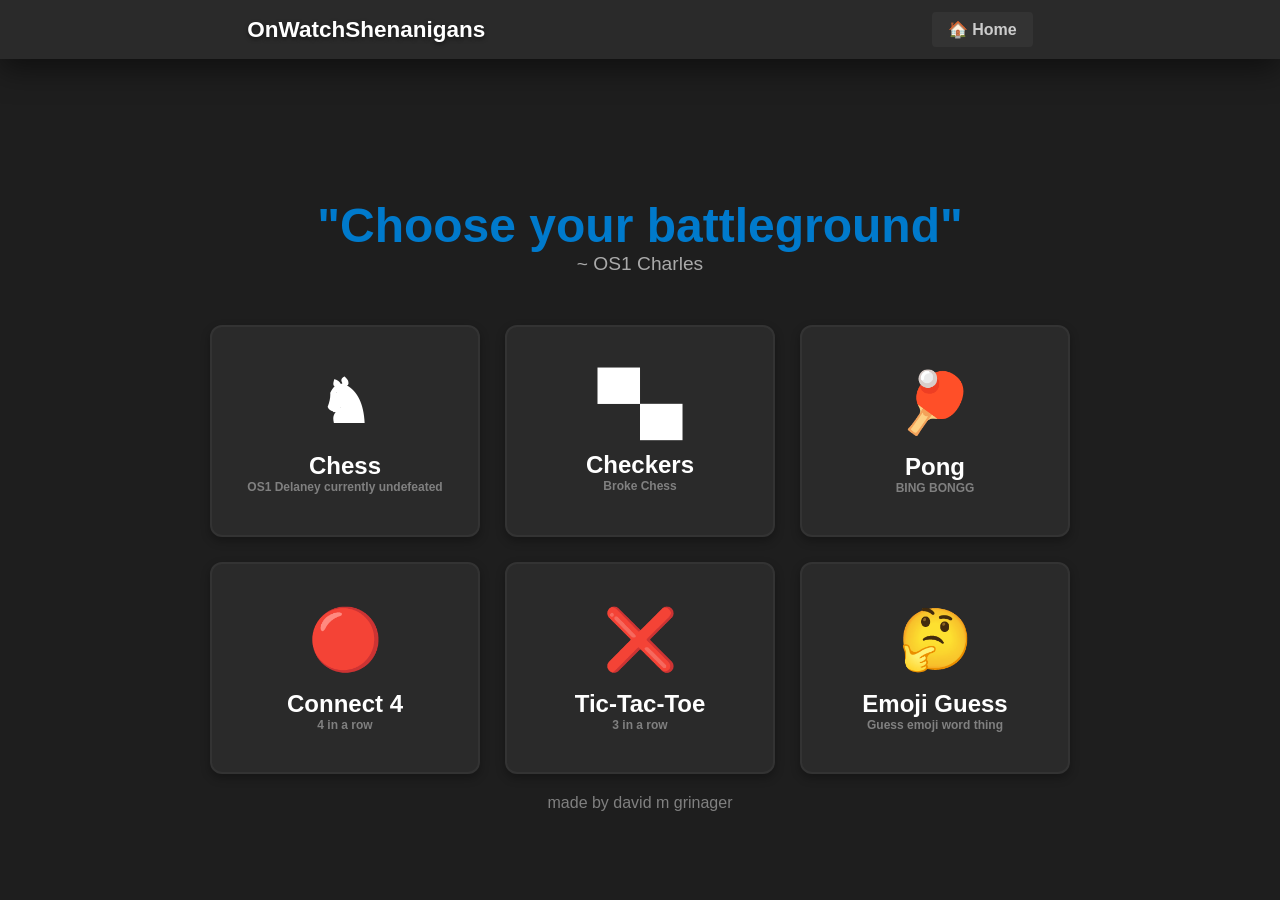
<file: index.html>
<!DOCTYPE html>
<html lang="en">
<head>
  <meta charset="UTF-8">
  <title>OWS - Home</title>
  <link rel="stylesheet" href="style.css">
  
  <style>
    /* Specific styles for the game selection grid */
    .directory-wrapper {
      display: flex;
      flex-direction: column;
      align-items: center;
      width: 100%;
      height: 100%;
      padding-top: 40px;
    }

    .directory-grid {
      display: grid;
      grid-template-columns: repeat(auto-fit, minmax(220px, 1fr));
      gap: 25px;
      width: 100%;
      max-width: 900px;
      margin-top: 30px;
      padding: 20px;
    }

    .game-card {
      background: var(--bg-panel);
      border: 2px solid var(--bg-component);
      border-radius: 12px;
      padding: 40px 20px;
      text-align: center;
      text-decoration: none;
      color: var(--text-main);
      font-weight: bold;
      font-size: 1.5em;
      transition: transform 0.2s ease, box-shadow 0.2s ease, border-color 0.2s ease;
      box-shadow: var(--shadow-subtle);
    }

.game-card p{
	      font-size: .5em;
	color: grey;

}

    .game-card:hover {
      transform: translateY(-8px);
      box-shadow: var(--shadow-main);
      border-color: var(--primary-color);
      background: var(--bg-component);
    }

    .card-icon {
      font-size: 2.5em;
      margin-bottom: 15px;
      display: block;
    }

footer {
	color: grey
}
  </style>
</head>
<body>
  <script src="nav.js"></script>
  <div id="nav-placeholder"></div>
  <div class="directory-wrapper">
        <div style="text-align: center;">
            <h1 style="font-size: 3em; color: var(--primary-color);">"Choose your battleground"</h1>
            <p style="color: var(--text-muted); font-size: 1.2em;">~ OS1 Charles</p>
        </div>

        <!-- The Grid of Games -->
        <div class="directory-grid">
            <a href="chess.html" class="game-card">
                <span class="card-icon">♞</span>
                Chess
		<p>OS1 Delaney currently undefeated</p>
            </a>
            <a href="checkers.html" class="game-card">
                <span class="card-icon">▀▄</span>
                Checkers
		<p>Broke Chess</p>
            </a>
            <a href="pong.html" class="game-card">
                <span class="card-icon">🏓</span>
                Pong
		<p>BING BONGG</p>
            </a>
            <a href="connect-four.html" class="game-card">
                <span class="card-icon">🔴</span>
                Connect 4
		<p>4 in a row</p>
            </a>
            <a href="tictactoe.html" class="game-card">
                <span class="card-icon">❌</span>
                Tic-Tac-Toe
		<p>3 in a row</p>
            </a>
            <a href="emoji.html" class="game-card">
                <span class="card-icon">🤔</span>
                Emoji Guess
		<p>Guess emoji word thing</p>
            </a>
        </div>
    </div>
	<footer>made by david m grinager</footer>
</body>
</html>
</file>
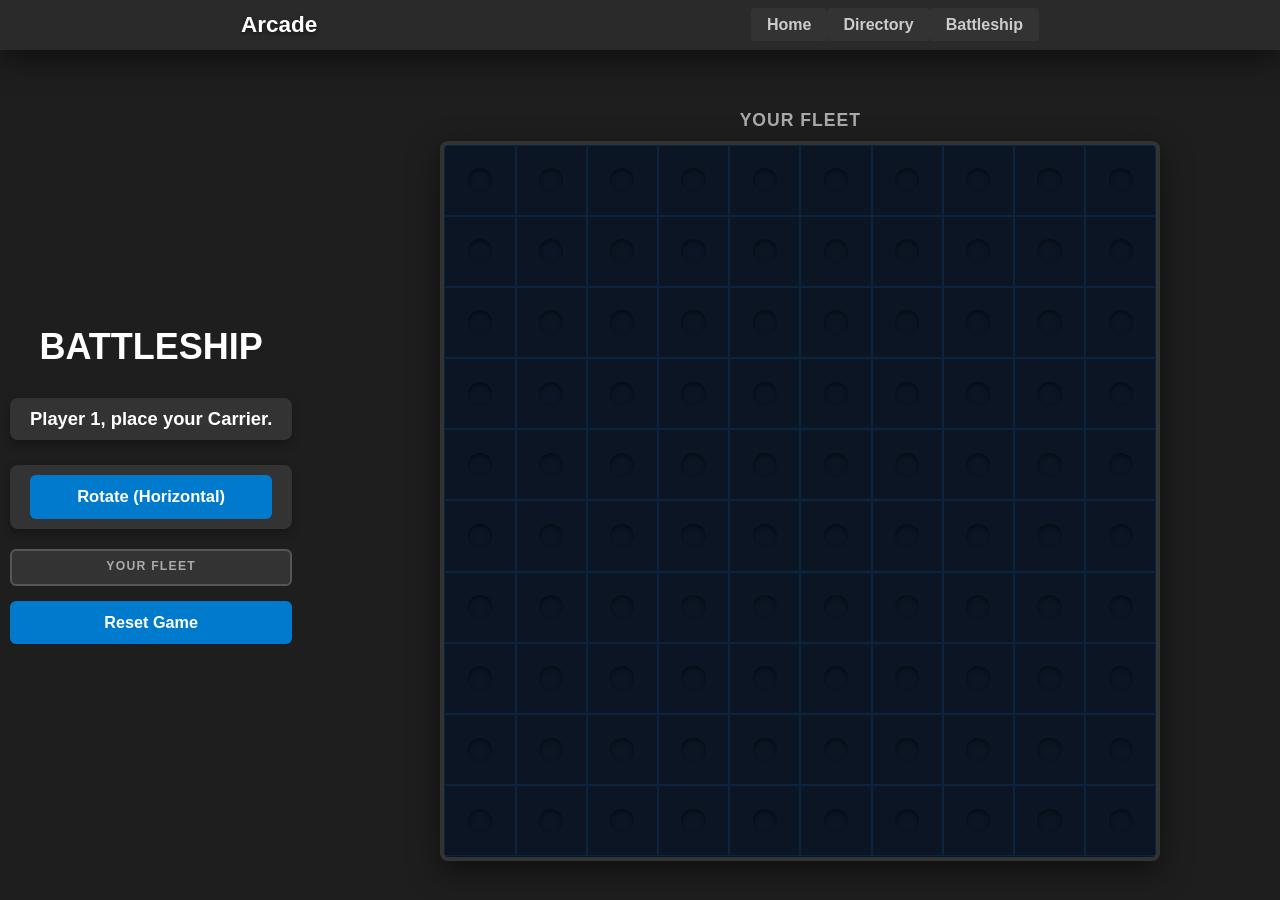
<file: battleship.html>
<!DOCTYPE html>
<html lang="en">
<head>
  <meta charset="UTF-8">
  <title>Battleship - OnWatchShenanigans</title>
  <link rel="stylesheet" href="style.css">
  <script src="https://code.jquery.com/jquery-3.6.0.min.js"></script>

  <style>
    /* All styles are the same as the last version, the fix is in the JavaScript. */
    .game-boards-container { display: flex; flex-direction: column; align-items: center; gap: 20px; width: 100%; }
    .game-boards { display: flex; gap: 30px; justify-content: center; width: 100%; }
    .bs-board-wrapper { display: flex; flex-direction: column; align-items: center; }
    .bs-board-wrapper h3 { margin-bottom: 10px; font-size: 1.1em; letter-spacing: 1px; color: var(--text-muted); }
    .bs-grid { display: grid; grid-template-columns: repeat(10, 1fr); grid-template-rows: repeat(10, 1fr); border: 4px solid var(--bg-component); border-radius: 8px; box-shadow: var(--shadow-main); background-color: #0c1524; width: clamp(300px, 80vh, 70vw); aspect-ratio: 1 / 1; position: relative; }
    .bs-cell { border: 1px solid rgba(0, 122, 204, 0.15); display: flex; justify-content: center; align-items: center; position: relative; }
    .bs-peg { width: 35%; height: 35%; border-radius: 50%; background-color: transparent; transition: all 0.2s ease; box-shadow: inset 0 2px 4px rgba(0,0,0,0.5); }
    .bs-ship .bs-peg { background-color: #8e9eab; box-shadow: 0 0 10px rgba(142, 158, 171, 0.5), inset 0 -3px 5px rgba(0,0,0,0.4); width: 45%; height: 45%; }
    .bs-hit .bs-peg { background-color: #ff4757; box-shadow: 0 0 15px #ff4757, inset 0 -3px 5px rgba(0,0,0,0.4); width: 45%; height: 45%; }
    .bs-miss .bs-peg { background-color: #4a5d6e; box-shadow: inset 0 2px 4px rgba(0,0,0,0.8); width: 20%; height: 20%; }
    .bs-sunk { background-color: rgba(127, 140, 141, 0.15); }
    .bs-sunk .bs-peg { background-color: #555; box-shadow: none; }
    #target-grid .bs-cell:hover { background-color: rgba(0, 122, 204, 0.25); cursor: crosshair; }
    .preview-valid { background-color: rgba(46, 204, 113, 0.1) !important; }
    .preview-valid .bs-peg { background-color: #2ecc71; box-shadow: 0 0 15px #2ecc71; width: 40%; height: 40%; }
    .preview-invalid { background-color: rgba(231, 76, 60, 0.1) !important; }
    .preview-invalid .bs-peg { background-color: #e74c3c; box-shadow: 0 0 15px #e74c3c; width: 40%; height: 40%; }
    #ghost-ship { position: absolute; border-radius: 5px; pointer-events: none; display: none; transition: all 0.05s linear; }
    .ghost-valid { background-color: rgba(46, 204, 113, 0.3); border: 1px solid #2ecc71; }
    .ghost-invalid { background-color: rgba(231, 76, 60, 0.3); border: 1px solid #e74c3c; }
    .fleet-status ul { list-style: none; padding-left: 0; }
    .fleet-status li { padding: 4px 0; color: var(--text-muted); transition: color 0.3s; font-size: 0.95em; }
    .fleet-status li.sunk { text-decoration: line-through; color: #555; }
    .fleet-status li.placing { color: var(--accent-orange); font-weight: bold; }
    #turn-overlay { position: fixed; top: 0; left: 0; width: 100vw; height: 100vh; background-color: rgba(12, 21, 36, 0.98); z-index: 2000; display: none; flex-direction: column; justify-content: center; align-items: center; text-align: center; backdrop-filter: blur(8px); }
    #turn-overlay h2 { font-size: 3.5em; text-transform: uppercase; color: var(--primary-color); text-shadow: 0 0 20px rgba(0, 122, 204, 0.4); }
    #turn-overlay p { font-size: 1.5em; color: var(--text-muted); margin-bottom: 30px; }
  </style>
</head>
<body>

  <!-- UI Structure is identical -->
  <div id="turn-overlay"><h2 id="overlay-player">PASS TO PLAYER 2</h2><p id="overlay-instruction">Opponent is setting up. Look away!</p><button id="overlay-button">I Am Ready</button></div>
  <div class="directory-tabs"><h1>Arcade</h1><div class="tabs"><a href="index.html">Home</a><a href="directory.html">Directory</a><a href="battleship.html">Battleship</a></div></div>
  <div class="split-layout">
    <div class="side-panel"><h1>BATTLESHIP</h1><div class="status-box" id="status">Player 1, place your Carrier.</div><div id="placement-controls" class="setup-box"><button id="rotate-button" style="width: 100%;">Rotate (Horizontal)</button></div><div id="fleet-trackers"><div class="timer fleet-status"><span class="timer-label">Your Fleet</span><ul id="player-fleet-status"></ul></div><div class="timer fleet-status" style="display:none;" id="enemy-fleet-container"><span class="timer-label">Enemy Fleet</span><ul id="enemy-fleet-status"></ul></div></div><button id="reset-button">Reset Game</button></div>
    <div class="game-boards-container"><div class="game-boards"><div class="bs-board-wrapper" id="player-board-container"><h3>YOUR FLEET</h3><div class="bs-grid" id="player-grid"><div id="ghost-ship"></div></div></div><div class="bs-board-wrapper" id="target-board-container" style="display:none;"><h3>TARGETING GRID</h3><div class="bs-grid" id="target-grid"></div></div></div></div>
  </div>

  <script>
    $(document).ready(function() {
        const GRID_SIZE = 10;
        const SHIPS_CONFIG = [ { name: "Carrier", size: 5 }, { name: "Battleship", size: 4 }, { name: "Cruiser", size: 3 }, { name: "Submarine", size: 3 }, { name: "Destroyer", size: 2 } ];
        let p1Board, p2Board, p1Ships, p2Ships, gameState, placementIndex, isHorizontal, lastHoveredCell = {r:0, c:0};
        
        function initializeGame() {
            p1Board = createGrid(); p2Board = createGrid();
            p1Ships = createShipObjects(); p2Ships = createShipObjects();
            gameState = 'P1_PLACE'; placementIndex = 0; isHorizontal = true;
            $('#status').text('Player 1, place your Carrier.');
            $('#rotate-button').text('Rotate (Horizontal)').show();
            $('#target-board-container, #enemy-fleet-container').hide();
            updateFleetStatusUI('player', p1Ships);
            drawGrid('player-grid', p1Board, true);
        }

        function createGrid() { return Array.from({ length: GRID_SIZE }, () => Array.from({ length: GRID_SIZE }, () => ({ shipId: null, hit: false }))); }
        function createShipObjects() { return SHIPS_CONFIG.map((ship, index) => ({ ...ship, id: index, sunk: false, placed: false, cells: [] })); }

        function drawGrid(gridId, boardData, showShips) {
            const $grid = $(`#${gridId}`).empty();
            // Re-add the ghost ship to the player grid after clearing it
            if (gridId === 'player-grid') $grid.append('<div id="ghost-ship"></div>');
            
            for (let r = 0; r < GRID_SIZE; r++) {
                for (let c = 0; c < GRID_SIZE; c++) {
                    const cellData = boardData[r][c];
                    const $cell = $('<div>').addClass('bs-cell').data({ r, c });
                    const $peg = $('<div>').addClass('bs-peg');
                    $cell.append($peg);
                    if (cellData.hit) { $cell.addClass(cellData.shipId !== null ? 'bs-hit' : 'bs-miss'); } 
                    else if (showShips && cellData.shipId !== null) { $cell.addClass('bs-ship'); }
                    $grid.append($cell);
                }
            }
        }
        
        function updateFleetStatusUI(listId, shipsData) { /* Logic remains the same */ }
        function showTurnOverlay(nextState) { /* Logic remains the same */ }
        function checkWinCondition() { /* Logic remains the same */ }

        $('#rotate-button').on('click', () => {
            isHorizontal = !isHorizontal;
            $('#rotate-button').text(`Rotate (${isHorizontal ? 'Horizontal' : 'Vertical'})`);
            $('#player-grid').trigger('mousemove'); 
        });

        // --- THE FIX: HYBRID GHOST SHIP + PEG HIGHLIGHTING ---
        $('#player-grid').on('mousemove', function(e) {
            if (!gameState.includes('PLACE')) return;

            // --- Ghost Ship Logic ---
            const $grid = $(this);
            const gridOffset = $grid.offset();
            const cellWidth = $grid.width() / GRID_SIZE;
            const cellHeight = $grid.height() / GRID_SIZE;
            const x = e.pageX - gridOffset.left;
            const y = e.pageY - gridOffset.top;
            const r = Math.floor(y / cellHeight);
            const c = Math.floor(x / cellWidth);
            
            // --- Peg Highlighting Logic ---
            $('.bs-cell').removeClass('preview-valid preview-invalid');
            
            const ship = SHIPS_CONFIG[placementIndex];
            const board = gameState === 'P1_PLACE' ? p1Board : p2Board;
            let isValid = true;
            let cellsToHighlight = [];

            for(let i=0; i < ship.size; i++){
                const curR = r + (isHorizontal ? 0 : i);
                const curC = c + (isHorizontal ? i : 0);
                if(curR >= GRID_SIZE || curC >= GRID_SIZE || board[curR][curC].shipId !== null) {
                    isValid = false;
                }
                cellsToHighlight.push({r: curR, c: curC});
            }
            
            // Apply highlighting to both ghost ship and pegs
            cellsToHighlight.forEach(cell => {
                if(cell.r < GRID_SIZE && cell.c < GRID_SIZE){
                    $(`#player-grid .bs-cell[data-r=${cell.r}][data-c=${cell.c}]`).addClass(isValid ? 'preview-valid' : 'preview-invalid');
                }
            });
            
            const $ghost = $('#ghost-ship');
            $ghost.css({
                display: 'block',
                width: cellWidth * (isHorizontal ? ship.size : 1) - 2,
                height: cellHeight * (isHorizontal ? 1 : ship.size) - 2,
                left: c * cellWidth + 1,
                top: r * cellHeight + 1
            }).removeClass('ghost-valid ghost-invalid').addClass(isValid ? 'ghost-valid' : 'ghost-invalid');

            lastHoveredCell = {r, c};

        }).on('mouseleave', function() {
            $('#ghost-ship').hide();
            $('.bs-cell').removeClass('preview-valid preview-invalid');
        });

        $('#player-grid').on('click', function() {
            if (!gameState.includes('PLACE') || $('#ghost-ship').hasClass('ghost-invalid')) return;
            
            const { r, c } = lastHoveredCell;
            const ship = SHIPS_CONFIG[placementIndex];
            const [board, shipsData] = gameState === 'P1_PLACE' ? [p1Board, p1Ships] : [p2Board, p2Ships];

            for(let i=0; i < ship.size; i++){
                const curR = r + (isHorizontal ? 0 : i);
                const curC = c + (isHorizontal ? i : 0);
                board[curR][curC].shipId = ship.id;
                shipsData[placementIndex].cells.push({r: curR, c: curC});
            }
            shipsData[placementIndex].placed = true;
            
            $('#ghost-ship').hide();
            drawGrid('player-grid', board, true);

            placementIndex++;
            updateFleetStatusUI('player', shipsData);

            if(placementIndex >= SHIPS_CONFIG.length){
                if(gameState === 'P1_PLACE') { showTurnOverlay('P2_PLACE'); } 
                else { $('#rotate-button').hide(); showTurnOverlay('P1_TURN'); }
            } else {
                 $('#status').text(`Player ${gameState.includes('P1') ? 1:2}, place your ${SHIPS_CONFIG[placementIndex].name}.`);
            }
        });
        
        $('#target-grid').on('click', '.bs-cell', function() { /* Logic remains the same */ });
        $('#reset-button').on('click', initializeGame);

        initializeGame();
    });
  </script>
</body>
</html>
</file>
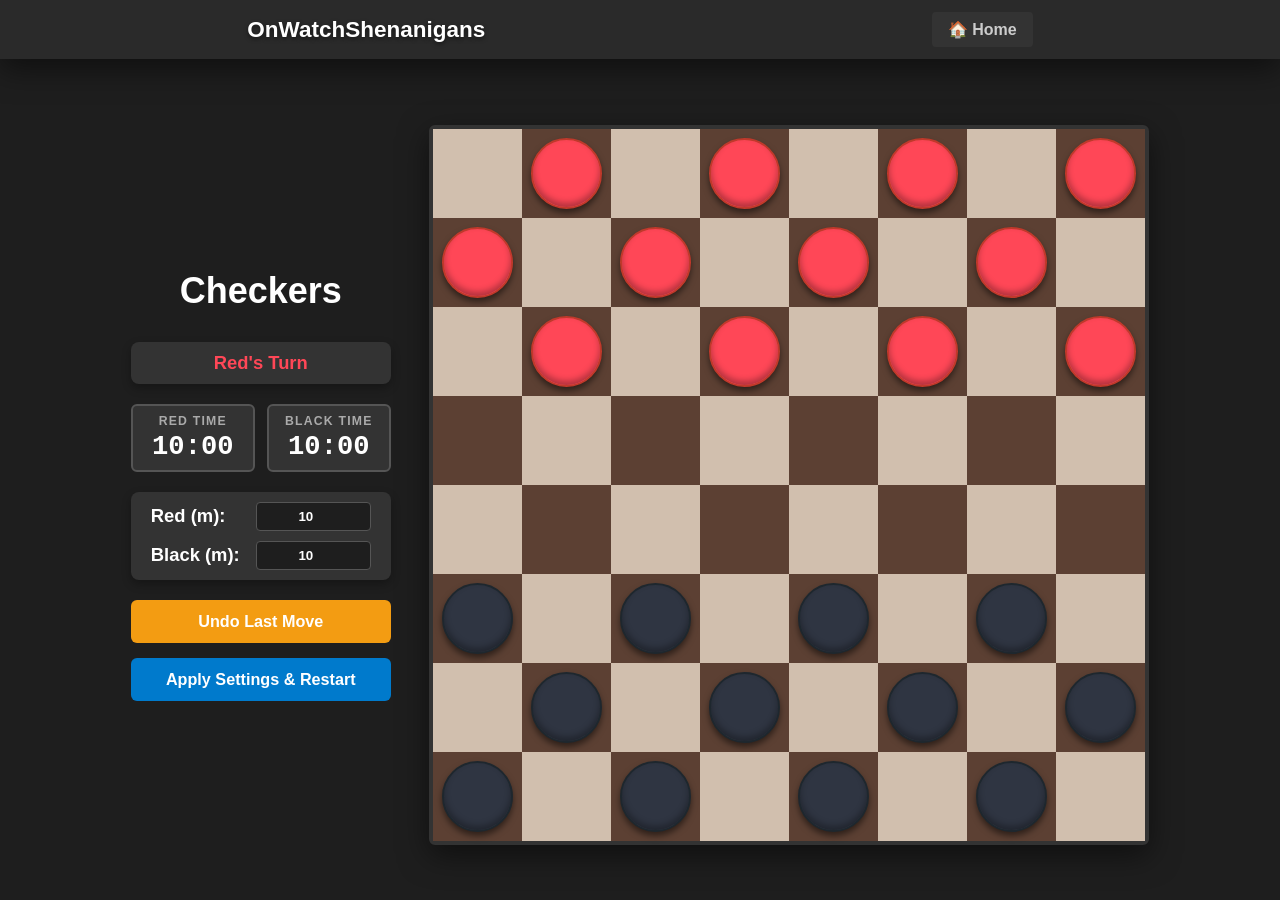
<file: checkers.html>
<!DOCTYPE html>
<html lang="en">
<head>
  <meta charset="UTF-8">
  <title>OWS - Checkers</title>
  <link rel="stylesheet" href="style.css">
  <script src="https://code.jquery.com/jquery-3.6.0.min.js"></script>

  <style>
    /* Specific styles for the Checkers grid */
    .checkers-board {
      display: grid;
      grid-template-columns: repeat(8, 1fr);
      grid-template-rows: repeat(8, 1fr);
      
      border: 4px solid var(--bg-component);
      border-radius: 6px;
      box-shadow: var(--shadow-main);
      
      width: clamp(300px, 80vh, 70vw);
      aspect-ratio: 1 / 1; 
      background-color: #e0d0b0; 
    }

    .chk-square {
      display: flex;
      justify-content: center;
      align-items: center;
      width: 100%;
      height: 100%;
      position: relative;
    }

    .chk-dark { background-color: #5c4033; }
    .chk-light { background-color: #d1bfae; }

    .chk-highlight {
      background-color: rgba(46, 204, 113, 0.6) !important;
      cursor: pointer;
    }
    
    .chk-highlight::after {
      content: '';
      width: 25%;
      height: 25%;
      background: rgba(0,0,0,0.3);
      border-radius: 50%;
    }

    .chk-piece {
      width: 80%;
      height: 80%;
      border-radius: 50%;
      cursor: pointer;
      box-shadow: 0 4px 6px rgba(0,0,0,0.5), inset 0 -4px 6px rgba(0,0,0,0.3);
      transition: transform 0.1s ease, box-shadow 0.1s ease;
      display: flex;
      justify-content: center;
      align-items: center;
      font-size: clamp(1em, 4vmin, 2.5em);
      color: rgba(255,255,255,0.7);
    }

    .chk-piece.selected {
      transform: scale(1.1);
      box-shadow: 0 0 15px var(--primary-color), inset 0 -4px 6px rgba(0,0,0,0.3);
      border: 2px solid var(--primary-color);
    }

    .chk-red { background-color: #ff4757; border: 2px solid #c0392b; }
    .chk-black { background-color: #2f3542; border: 2px solid #1e272e; }
    .chk-king::after { content: '♔'; font-weight: bold; color: gold; }
  </style>
</head>
<body>

  <script src="nav.js"></script>
  <div id="nav-placeholder"></div>

  <div class="split-layout">
    <div class="side-panel">
      <h1>Checkers</h1>
      <div class="status-box" id="status" style="color: #ff4757;">Red's Turn</div>

      <div class="timers-container">
        <div id="redTimer" class="timer active-timer">
          <span class="timer-label">Red Time</span>
          <span class="time-text">10:00</span>
        </div>
        <div id="blackTimer" class="timer">
          <span class="timer-label">Black Time</span>
          <span class="time-text">10:00</span>
        </div>
      </div>

      <div class="setup-box">
        <div style="display:flex; justify-content:space-between; width:100%; align-items: center;">
          <label>Red (m): </label>
          <input type="number" id="redMins" value="10" min="0">
        </div>
        <div style="display:flex; justify-content:space-between; width:100%; align-items: center;">
          <label>Black (m): </label>
          <input type="number" id="blackMins" value="10" min="0">
        </div>
      </div>

      <button id="undoBtn">Undo Last Move</button>
      <button id="resetBtn">Apply Settings & Restart</button>
    </div>

    <div class="checkers-board" id="board"></div>
  </div>

  <script>
    // ==========================================
    // 1. GLOBAL VARIABLES & STATE
    // ==========================================
    const ROWS = 8;
    const COLS = 8;
    let boardState = []; 
    let currentPlayer = 'r'; 
    let selectedPiece = null; 
    let validMoves = []; 
    let history = []; 
    let isMultiJumping = false; // Tracks if a player is in the middle of a double-jump combo

    // Timers
    let redTimeLeft = 600;
    let blackTimeLeft = 600;
    let timerInterval = null;
    let gameActive = false;
    const $status = $('#status');

    // ==========================================
    // 2. TIMERS & UI
    // ==========================================
    function formatTime(seconds) {
      if (seconds <= 0) return "0:00";
      let m = Math.floor(seconds / 60);
      let s = seconds % 60;
      return m + ":" + (s < 10 ? "0" : "") + s;
    }

    function updateTimerUI() {
      $('#redTimer .time-text').text(redTimeLeft === 0 && parseInt($('#redMins').val()) === 0 ? "∞" : formatTime(redTimeLeft));
      $('#blackTimer .time-text').text(blackTimeLeft === 0 && parseInt($('#blackMins').val()) === 0 ? "∞" : formatTime(blackTimeLeft));
      
      if (gameActive) {
        if (currentPlayer === 'r') {
          $('#redTimer').addClass('active-timer');
          $('#blackTimer').removeClass('active-timer');
        } else {
          $('#blackTimer').addClass('active-timer');
          $('#redTimer').removeClass('active-timer');
        }
      } else {
        $('.timer').removeClass('active-timer');
      }
    }

    function startTimers() {
      if (timerInterval) clearInterval(timerInterval);
      timerInterval = setInterval(function() {
        if (!gameActive) {
          clearInterval(timerInterval);
          return;
        }
        if (currentPlayer === 'r' && redTimeLeft > 0) {
          redTimeLeft--;
          if (redTimeLeft <= 0) endGame('Black wins on time!');
        } else if (currentPlayer === 'b' && blackTimeLeft > 0) {
          blackTimeLeft--;
          if (blackTimeLeft <= 0) endGame('Red wins on time!');
        }
        updateTimerUI();
      }, 1000);
    }

    function endGame(msg) {
      gameActive = false;
      clearInterval(timerInterval);
      $('.timer').removeClass('active-timer');
      $status.text(msg);
      $status.css('color', 'var(--text-main)');
    }

    // ==========================================
    // 3. CHECKERS LOGIC
    // ==========================================
    function initBoard() {
      boardState = Array(ROWS).fill(null).map(() => Array(COLS).fill(null));
      
      for (let r = 0; r < 3; r++) {
        for (let c = 0; c < COLS; c++) {
          if ((r + c) % 2 === 1) boardState[r][c] = 'r';
        }
      }
      for (let r = 5; r < ROWS; r++) {
        for (let c = 0; c < COLS; c++) {
          if ((r + c) % 2 === 1) boardState[r][c] = 'b';
        }
      }
    }

    function renderBoard() {
      const boardEl = document.getElementById('board');
      boardEl.innerHTML = '';

      for (let r = 0; r < ROWS; r++) {
        for (let c = 0; c < COLS; c++) {
          let square = document.createElement('div');
          square.className = `chk-square ${(r + c) % 2 === 1 ? 'chk-dark' : 'chk-light'}`;
          square.dataset.r = r;
          square.dataset.c = c;

          let isHighlight = validMoves.find(m => m.r === r && m.c === c);
          if (isHighlight) {
            square.classList.add('chk-highlight');
            square.addEventListener('click', () => executeMove(isHighlight));
          } else {
            square.addEventListener('click', () => handleSquareClick(r, c));
          }

          let pieceVal = boardState[r][c];
          if (pieceVal) {
            let piece = document.createElement('div');
            piece.className = 'chk-piece';
            piece.classList.add(pieceVal.toLowerCase() === 'r' ? 'chk-red' : 'chk-black');
            if (pieceVal === 'R' || pieceVal === 'B') piece.classList.add('chk-king');
            
            if (selectedPiece && selectedPiece.r === r && selectedPiece.c === c) {
              piece.classList.add('selected');
            }
            square.appendChild(piece);
          }
          boardEl.appendChild(square);
        }
      }
    }

    function handleSquareClick(r, c) {
      if (!gameActive && history.length > 0) return;
      
      // If we are mid-combo, we are locked in and cannot select a different piece.
      if (isMultiJumping) return; 

      let pieceVal = boardState[r][c];
      
      if (pieceVal && pieceVal.toLowerCase() === currentPlayer) {
        selectedPiece = {r, c};
        validMoves = getValidMoves(r, c);
        renderBoard();
      } else {
        selectedPiece = null;
        validMoves = [];
        renderBoard();
      }
    }

    // Helper: Gets only JUMP moves for a specific piece
    function getJumps(r, c) {
      let jumps = [];
      let piece = boardState[r][c];
      let dirs = [];
      
      if (piece === 'r') dirs = [[1, -1], [1, 1]];
      else if (piece === 'b') dirs = [[-1, -1], [-1, 1]];
      else if (piece === 'R' || piece === 'B') dirs = [[1, -1], [1, 1], [-1, -1], [-1, 1]];

      dirs.forEach(d => {
        let nr = r + d[0], nc = c + d[1];
        let jr = r + d[0]*2, jc = c + d[1]*2;
        
        if (isOnBoard(jr, jc) && boardState[jr][jc] === null && 
            isOnBoard(nr, nc) && boardState[nr][nc] !== null && 
            boardState[nr][nc].toLowerCase() !== piece.toLowerCase()) {
          jumps.push({r: jr, c: jc, isJump: true, jumpR: nr, jumpC: nc});
        }
      });
      return jumps;
    }

    // Helper: Gets ALL moves (Jumps + Normal slides)
    function getValidMoves(r, c) {
      let moves = getJumps(r, c);
      let piece = boardState[r][c];
      let dirs = [];
      
      if (piece === 'r') dirs = [[1, -1], [1, 1]];
      else if (piece === 'b') dirs = [[-1, -1], [-1, 1]];
      else if (piece === 'R' || piece === 'B') dirs = [[1, -1], [1, 1], [-1, -1], [-1, 1]];

      dirs.forEach(d => {
        let nr = r + d[0], nc = c + d[1];
        if (isOnBoard(nr, nc) && boardState[nr][nc] === null) {
          moves.push({r: nr, c: nc, isJump: false});
        }
      });
      return moves;
    }

    function isOnBoard(r, c) {
      return r >= 0 && r < ROWS && c >= 0 && c < COLS;
    }

    function executeMove(move) {
      saveState();

      if (!gameActive) {
        gameActive = true;
        startTimers();
      }

      let piece = boardState[selectedPiece.r][selectedPiece.c];
      let promotedToKing = false;
      
      boardState[move.r][move.c] = piece;
      boardState[selectedPiece.r][selectedPiece.c] = null;

      if (move.isJump) {
        boardState[move.jumpR][move.jumpC] = null;
      }

      // Handle Promotion
      if (piece === 'r' && move.r === ROWS - 1) { boardState[move.r][move.c] = 'R'; promotedToKing = true; }
      if (piece === 'b' && move.r === 0) { boardState[move.r][move.c] = 'B'; promotedToKing = true; }

      let canDoubleJump = false;
      
      // If we just jumped, AND we didn't just get crowned, check for more jumps
      if (move.isJump && !promotedToKing) {
        let furtherJumps = getJumps(move.r, move.c);
        if (furtherJumps.length > 0) {
          canDoubleJump = true;
          isMultiJumping = true;
          selectedPiece = {r: move.r, c: move.c};
          validMoves = furtherJumps;
          $status.text("Double Jump Available!");
        }
      }

      // If combo is over, switch turns normally
      if (!canDoubleJump) {
        isMultiJumping = false;
        selectedPiece = null;
        validMoves = [];
        currentPlayer = currentPlayer === 'r' ? 'b' : 'r';
        
        $status.text(`${currentPlayer === 'r' ? 'Red' : 'Black'}'s Turn`);
        $status.css('color', currentPlayer === 'r' ? '#ff4757' : '#1e90ff');
      }

      updateTimerUI();
      renderBoard();
      checkWinCondition();
    }

    function checkWinCondition() {
      let redCount = 0, blackCount = 0;
      for (let r = 0; r < ROWS; r++) {
        for (let c = 0; c < COLS; c++) {
          if (boardState[r][c] !== null) {
            if (boardState[r][c].toLowerCase() === 'r') redCount++;
            if (boardState[r][c].toLowerCase() === 'b') blackCount++;
          }
        }
      }
      
      if (redCount === 0) endGame("Black Wins!");
      else if (blackCount === 0) endGame("Red Wins!");
    }

    // ==========================================
    // 4. UNDO & RESET
    // ==========================================
    function saveState() {
      history.push({
        board: JSON.parse(JSON.stringify(boardState)),
        player: currentPlayer,
        isMultiJumping: isMultiJumping,
        selectedPiece: selectedPiece ? {...selectedPiece} : null,
        validMoves: JSON.parse(JSON.stringify(validMoves))
      });
    }

    function undoMove() {
      if (history.length === 0) return;
      
      let prevState = history.pop();
      boardState = prevState.board;
      currentPlayer = prevState.player;
      isMultiJumping = prevState.isMultiJumping;
      selectedPiece = prevState.selectedPiece;
      validMoves = prevState.validMoves;
      
      if (history.length === 0) {
        gameActive = false;
      } else {
        gameActive = true;
        startTimers();
      }
      
      if (isMultiJumping) {
        $status.text("Double Jump Available!");
      } else {
        $status.text(`${currentPlayer === 'r' ? 'Red' : 'Black'}'s Turn`);
        $status.css('color', currentPlayer === 'r' ? '#ff4757' : '#1e90ff');
      }
      
      updateTimerUI();
      renderBoard();
    }

    function resetGame() {
      let rMins = parseInt($('#redMins').val()) || 0;
      let bMins = parseInt($('#blackMins').val()) || 0;
      redTimeLeft = rMins * 60;
      blackTimeLeft = bMins * 60;
      
      currentPlayer = 'r';
      gameActive = false;
      isMultiJumping = false;
      history = [];
      selectedPiece = null;
      validMoves = [];
      
      if (timerInterval) clearInterval(timerInterval);
      
      $status.text("Red's Turn");
      $status.css('color', '#ff4757');
      
      initBoard();
      renderBoard();
      updateTimerUI();
    }

    // Initialization
    resetGame();
    $('#resetBtn').on('click', resetGame);
    $('#undoBtn').on('click', undoMove);

  </script>
</body>
</html>
</file>
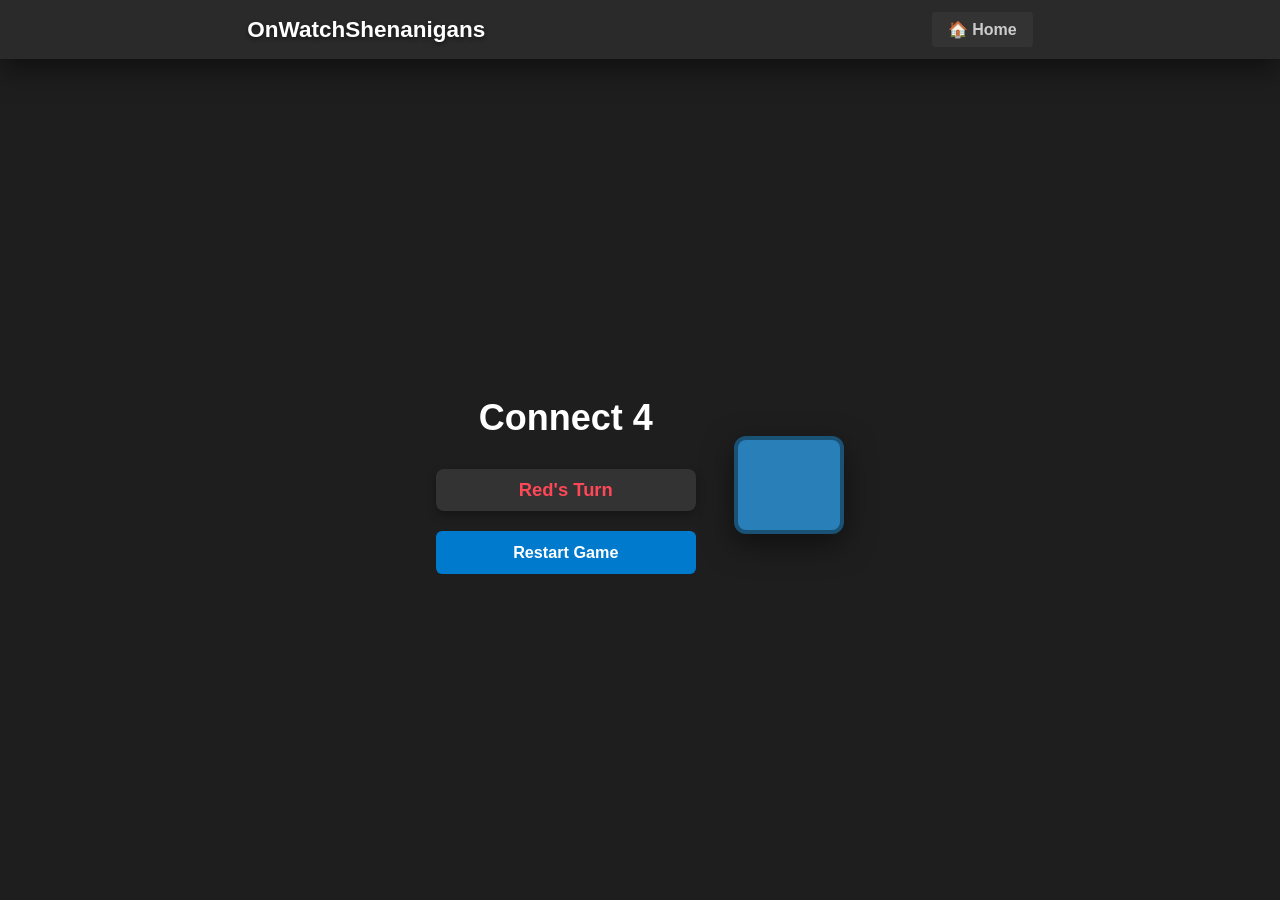
<file: connect-four.html>
<!DOCTYPE html>
<html lang="en">
<head>
  <meta charset="UTF-8">
  <title>OWS - Connect 4</title>
  <link rel="stylesheet" href="style.css">
  
  <style>
    /* Specific styles for the Connect 4 grid */
    .c4-board {
      display: grid;
      grid-template-columns: repeat(7, 1fr); /* 7 equal columns */
      gap: clamp(4px, 1.5vmin, 12px);
      
      background-color: #2980b9; 
      padding: clamp(8px, 2vmin, 15px);
      border-radius: 12px;
      box-shadow: var(--shadow-main);
      border: 4px solid #1a5276;
      
      /* 
        THE FIX: The board's height is now constrained by the parent container (.split-layout),
        which is already calculated to fit the screen. This allows the board to be as tall as possible.
        The aspect-ratio of the cells will handle the width automatically.
      */
      height: 100%;
      max-height: 85vh;
    }

    .c4-cell {
      aspect-ratio: 1 / 1; /* FORCES perfect circles */
      background-color: var(--bg-dark); /* Color of empty holes */
      border-radius: 50%;
      cursor: pointer;
      box-shadow: inset 0 5px 10px rgba(0,0,0,0.7);
      transition: opacity 0.2s ease;
    }

    .c4-cell:hover { 
      opacity: 0.7; 
    }

    /* Player Pieces */
    .c4-red { 
      background-color: #ff4757; 
      box-shadow: inset 0 -4px 10px rgba(0,0,0,0.4), 0 3px 5px rgba(0,0,0,0.5); 
    }
    .c4-yellow { 
      background-color: #f1c40f; 
      box-shadow: inset 0 -4px 10px rgba(0,0,0,0.4), 0 3px 5px rgba(0,0,0,0.5); 
    }
  </style>
</head>
<body>

  <script src="nav.js"></script>
  <div id="nav-placeholder"></div>

  <!-- Using the same split-layout as the chess page -->
  <div class="split-layout">
    
    <!-- LEFT SIDE: Controls -->
    <div class="side-panel">
      <h1>Connect 4</h1>
      
      <div class="status-box" id="status" style="color: #ff4757;">Red's Turn</div>

      <button onclick="resetGame()">Restart Game</button>
    </div>

    <!-- RIGHT SIDE: The Maximized Game Board -->
    <div class="c4-board" id="board">
        <!-- Cells are injected via JavaScript -->
    </div>

  </div>

  <script>
    const ROWS = 6;
    const COLS = 7;
    let currentPlayer = 'red';
    let boardState = [];
    let gameActive = true;

    const boardElement = document.getElementById('board');
    const statusElement = document.getElementById('status');

    function initBoard() {
      boardElement.innerHTML = '';
      boardState = Array(ROWS).fill(null).map(() => Array(COLS).fill(null));
      
      for (let r = 0; r < ROWS; r++) {
        for (let c = 0; c < COLS; c++) {
          const cell = document.createElement('div');
          cell.classList.add('c4-cell');
          cell.dataset.row = r;
          cell.dataset.col = c;
          cell.addEventListener('click', () => handleDrop(c));
          boardElement.appendChild(cell);
        }
      }
    }

    function handleDrop(col) {
      if (!gameActive) return;

      for (let r = ROWS - 1; r >= 0; r--) {
        if (!boardState[r][col]) {
          boardState[r][col] = currentPlayer;
          updateUI();
          
          if (checkWin(r, col)) {
            statusElement.innerText = `${currentPlayer === 'red' ? 'Red' : 'Yellow'} Wins!`;
            gameActive = false;
            return;
          }

          if (checkDraw()) {
            statusElement.innerText = "It's a Draw!";
            statusElement.style.color = "var(--text-main)";
            gameActive = false;
            return;
          }

          currentPlayer = currentPlayer === 'red' ? 'yellow' : 'red';
          statusElement.innerText = `${currentPlayer === 'red' ? 'Red' : 'Yellow'}'s Turn`;
          statusElement.style.color = currentPlayer === 'red' ? '#ff4757' : '#f1c40f';
          return;
        }
      }
    }

    function updateUI() {
      for (let r = 0; r < ROWS; r++) {
        for (let c = 0; c < COLS; c++) {
          const cell = document.querySelector(`.c4-cell[data-row='${r}'][data-col='${c}']`);
          cell.className = 'c4-cell';
          if (boardState[r][c]) {
            cell.classList.add(`c4-${boardState[r][c]}`);
          }
        }
      }
    }

    function checkWin(row, col) {
      const directions = [
        [ [0, -1], [0, 1] ],   // Horizontal
        [ [-1, 0], [1, 0] ],   // Vertical 
        [ [-1, -1], [1, 1] ],  // Diagonal \ 
        [ [-1, 1], [1, -1] ]   // Diagonal / 
      ];

      for (let dir of directions) {
        let count = 1;
        for (let step of dir) {
          let r = row + step[0];
          let c = col + step[1];
          while (r >= 0 && r < ROWS && c >= 0 && c < COLS && boardState[r][c] === currentPlayer) {
            count++;
            r += step[0];
            c += step[1];
          }
        }
        if (count >= 4) return true;
      }
      return false;
    }

    function checkDraw() {
      return boardState[0].every(cell => cell !== null);
    }

    function resetGame() {
      currentPlayer = 'red';
      gameActive = true;
      statusElement.innerText = "Red's Turn";
      statusElement.style.color = "#ff4757";
      initBoard();
    }

    initBoard();
  </script>
</body>
</html>
</file>
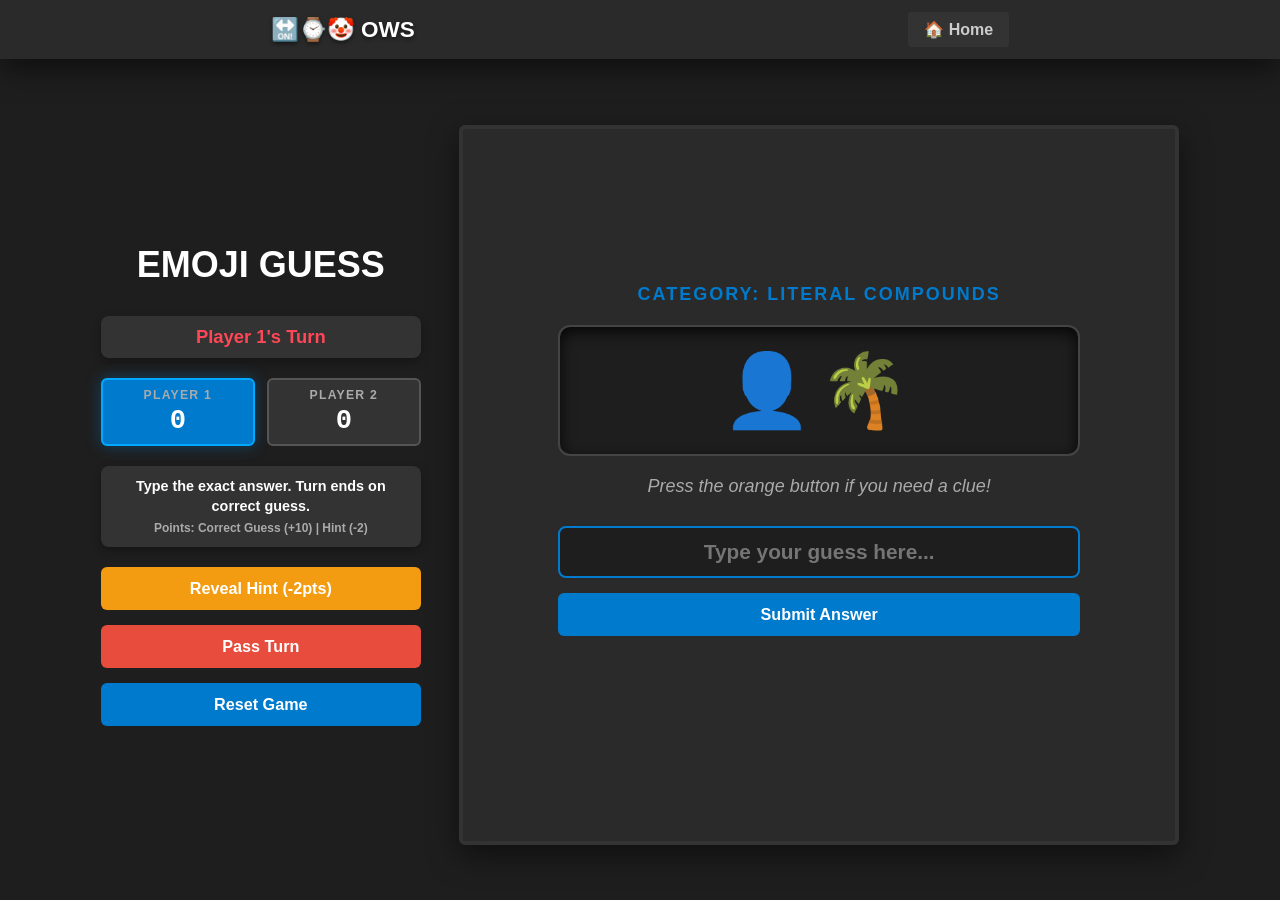
<file: emoji.html>
<!DOCTYPE html>
<html lang="en">
<head>
  <meta charset="UTF-8">
  <title>Emoji Guess</title>
  <link rel="stylesheet" href="style.css">
  <script src="https://code.jquery.com/jquery-3.6.0.min.js"></script>

  <style>
    /* Emoji Puzzle Board Styles */
    .emoji-board {
      display: flex;
      flex-direction: column;
      align-items: center;
      justify-content: center;
      background-color: var(--bg-panel);
      border: 4px solid var(--bg-component);
      border-radius: 6px;
      box-shadow: var(--shadow-main);
      padding: 30px;
      gap: 20px;
      width: clamp(300px, 80vh, 70vw);
      aspect-ratio: 1 / 1; 
    }
    .emoji-display {
      font-size: clamp(3em, 8vmin, 4.5em);
      background: var(--bg-dark);
      padding: 20px 40px;
      border-radius: 12px;
      box-shadow: inset 0 5px 15px rgba(0,0,0,0.8);
      border: 2px solid #444;
      text-align: center;
      letter-spacing: 0.1em;
      min-width: 80%;
      line-height: 1.2;
    }
    .guess-container {
      display: flex;
      flex-direction: column;
      gap: 15px;
      width: 80%;
      align-items: stretch;
    }
    .guess-input {
      background: var(--bg-dark);
      border: 2px solid #555;
      border-radius: 8px;
      padding: 12px;
      font-size: 1.3em;
      color: white;
      text-align: center;
      width: 100%;
      font-weight: bold;
      transition: border-color 0.2s;
    }
    .guess-input:focus {
      outline: none;
      border-color: var(--primary-color);
    }
    .category-tag {
      font-size: clamp(0.9em, 2vh, 1.2em);
      text-transform: uppercase;
      letter-spacing: 2px;
      color: var(--primary-color);
      font-weight: bold;
    }
    .hint-text {
      font-size: clamp(1em, 2vh, 1.3em);
      color: var(--text-muted);
      font-style: italic;
      height: 30px;
      text-align: center;
    }
    .revealed-answer {
      font-size: 1.2em;
      color: #2ecc71;
      font-weight: bold;
      text-transform: uppercase;
      letter-spacing: 1px;
      height: 30px;
    }
  </style>
</head>
<body>

  <!-- Top Navigation Bar -->
  <div class="directory-tabs" style="display: flex;">
    <h1>🔛⌚🤡 OWS</h1>
      <a href="index.html">🏠 Home</a>
  </div>

  <div class="split-layout">
    
    <!-- LEFT SIDE: Scores and Controls -->
    <div class="side-panel">
      <h1>EMOJI GUESS</h1>
      <div class="status-box" id="turnIndicator">Player 1's Turn</div>
      <div class="timers-container">
        <div class="timer" id="p1Score">
          <span class="timer-label">Player 1</span>
          <span class="time-text">0</span>
        </div>
        <div class="timer" id="p2Score">
          <span class="timer-label">Player 2</span>
          <span class="time-text">0</span>
        </div>
      </div>
      <div class="status-box" style="font-size: 0.9em; line-height: 1.4;">
        Type the exact answer. Turn ends on correct guess. <br>
        <small style="color:var(--text-muted);">Points: Correct Guess (+10) | Hint (-2)</small>
      </div>
      <button id="hintBtn" style="background-color: var(--accent-orange);">Reveal Hint (-2pts)</button>
      <button id="skipBtn" style="background-color: #e74c3c;">Pass Turn</button>
      <button id="resetBtn">Reset Game</button>
    </div>

    <!-- RIGHT SIDE: The Emoji Board -->
    <div class="emoji-board">
      <div class="category-tag" id="category">Category</div>
      <div class="emoji-display" id="emojis">👇🚀⚓</div>
      <div class="hint-text" id="hint">Press Hint to reveal a clue...</div>
      <div class="guess-container">
        <input type="text" class="guess-input" id="guessInput" placeholder="Type your guess here..." autocomplete="off">
        <button id="submitBtn" style="width: 100%;">Submit Answer</button>
      </div>
      <div class="revealed-answer" id="resultMessage"></div>
    </div>
  </div>

  <!-- Puzzle Database (Clever Wordplay & Phonetic Puns) -->
  <script id="puzzle-database">
    const puzzles = [
      // Phonetic Puns & Wordplay
      { emojis: "👁️❤️🐑", answer: "i love you", category: "Phonetic Puns" }, // Eye Love Ewe
      { emojis: "👕🦵", answer: "irony", category: "Phonetic Puns" }, // Iron Knee
      { emojis: "👟👯", answer: "soulmate", category: "Phonetic Puns" }, // Sole Mate
      { emojis: "🕳️🐄", answer: "holy cow", category: "Phonetic Puns" }, // Hole-y Cow
      { emojis: "🪄🐝", answer: "spelling bee", category: "Wordplay" }, // Spell Bee
      { emojis: "🚗🐾", answer: "carpet", category: "Compound Words" }, // Car Pet
      { emojis: "💧🍈", answer: "watermelon", category: "Compound Words" }, // Water Melon
      { emojis: "🎈🌽", answer: "popcorn", category: "Compound Words" }, // Pop Corn
      { emojis: "🌲🍎", answer: "pineapple", category: "Compound Words" }, // Pine Apple
      { emojis: "🍯🌙", answer: "honeymoon", category: "Compound Words" }, // Honey Moon
      { emojis: "🧈☕", answer: "buttercup", category: "Compound Words" }, // Butter Cup
      
      // Clever Compound Words (Literal Translations)
      { emojis: "🔥💼", answer: "fireworks", category: "Literal Compounds" }, // Fire Works
      { emojis: "⌚🐶", answer: "watchdog", category: "Literal Compounds" }, // Watch Dog
      { emojis: "💀〰️", answer: "deadline", category: "Literal Compounds" }, // Dead Line
      { emojis: "🧠🧼", answer: "brainwash", category: "Literal Compounds" }, // Brain Wash
      { emojis: "☀️💭", answer: "daydream", category: "Literal Compounds" }, // Day Dream
      { emojis: "🤢🍃", answer: "sick leave", category: "Literal Compounds" }, // Sick Leaf (Leave)
      { emojis: "🔙🎒", answer: "backpack", category: "Literal Compounds" }, // Back Pack
      { emojis: "❄️⚾", answer: "snowball", category: "Literal Compounds" }, // Snow Ball
      { emojis: "🗑️🍔", answer: "junk food", category: "Literal Compounds" }, // Junk Food
      { emojis: "🔪😂", answer: "killjoy", category: "Literal Compounds" }, // Kill Joy
      { emojis: "✊🚪😴", answer: "knockout", category: "Literal Compounds" }, // Knock Out
      { emojis: "🔁🕳️", answer: "loophole", category: "Literal Compounds" }, // Loop Hole
      { emojis: "🌃🧢", answer: "nightcap", category: "Literal Compounds" }, // Night Cap
      { emojis: "📄🔙", answer: "paperback", category: "Literal Compounds" }, // Paper Back
      { emojis: "📌👆", answer: "pinpoint", category: "Literal Compounds" }, // Pin Point
      { emojis: "🐷🐖", answer: "pigtail", category: "Literal Compounds" }, // Pig Tail
      { emojis: "🐚🐟", answer: "shellfish", category: "Literal Compounds" }, // Shell Fish
      { emojis: "🤏🗣️", answer: "small talk", category: "Literal Compounds" }, // Small Talk
      { emojis: "🧼🎶", answer: "soap opera", category: "Literal Compounds" }, // Soap Opera
      { emojis: "🔊🛤️", answer: "soundtrack", category: "Literal Compounds" }, // Sound Track
      { emojis: "🌱💔", answer: "spring break", category: "Literal Compounds" }, // Spring Break
      { emojis: "💧👕", answer: "water polo", category: "Literal Compounds" }, // Water Polo
      { emojis: "🧠🥶", answer: "brain freeze", category: "Literal Compounds" }, // Brain Freeze
      { emojis: "🥶🤷‍♀️", answer: "cold shoulder", category: "Literal Compounds" }, // Cold Shoulder
      { emojis: "🛋️🥔", answer: "couch potato", category: "Literal Compounds" }, // Couch Potato
      { emojis: "😭👶", answer: "cry baby", category: "Literal Compounds" }, // Cry Baby
      { emojis: "👂🐛", answer: "earworm", category: "Literal Compounds" }, // Ear Worm
      { emojis: "👁️👤", answer: "eye shadow", category: "Literal Compounds" }, // Eye Shadow
      { emojis: "👤🌴", answer: "face palm", category: "Literal Compounds" }, // Face Palm
      { emojis: "🇫🇷💋", answer: "french kiss", category: "Literal Compounds" }, // French Kiss
      { emojis: "👻🏙️", answer: "ghost town", category: "Literal Compounds" }, // Ghost Town
      { emojis: "🦆💥", answer: "goosebumps", category: "Literal Compounds" }, // Goose Bumps
      { emojis: "❤️🔨", answer: "heartbreak", category: "Literal Compounds" }, // Heart Break

      // Pop Culture & Celebrity Phonetics
      { emojis: "🍅🛳️", answer: "tom cruise", category: "Celebrity Puns" }, // Tom Cruise
      { emojis: "🐅🪵", answer: "tiger woods", category: "Celebrity Puns" }, // Tiger Woods
      { emojis: "🕵️‍♂️🐶", answer: "snoop dogg", category: "Celebrity Puns" }, // Snoop Dogg
      { emojis: "💇‍♂️🏺", answer: "harry potter", category: "Fictional Characters" }, // Hairy Potter
      { emojis: "🧲👨", answer: "iron man", category: "Fictional Characters" }, // Magnet (Iron) Man
      { emojis: "🦇👨", answer: "batman", category: "Fictional Characters" }, // Bat Man
      { emojis: "🕷️👨", answer: "spiderman", category: "Fictional Characters" }, // Spider Man
      { emojis: "🐜👨", answer: "ant man", category: "Fictional Characters" }, // Ant Man
      { emojis: "🌲🏃‍♂️", answer: "forrest gump", category: "Movies" }, // Forest Gump
      { emojis: "🥊♣️", answer: "fight club", category: "Movies" }, // Fight Club

      // Military & Nautical Puns
      { emojis: "🥪🌊", answer: "submarine", category: "Military Wordplay" }, // Sub Marine
      { emojis: "🥾⛺", answer: "boot camp", category: "Military Wordplay" }, // Boot Camp
      { emojis: "👀👨", answer: "seaman", category: "Military Wordplay" }, // See Man
      { emojis: "🧍‍♂️👋", answer: "standby", category: "Military Wordplay" }, // Stand By
      { emojis: "🪙👨‍🏫", answer: "quartermaster", category: "Military Wordplay" }, // Quarter Master
      { emojis: "🤝🔥", answer: "friendly fire", category: "Military Wordplay" }, // Friendly Fire
      { emojis: "✝️🔥", answer: "crossfire", category: "Military Wordplay" }, // Cross Fire
      { emojis: "🌊🍔", answer: "seafood", category: "Nautical Wordplay" }, // Sea Food
      { emojis: "🎫⚓", answer: "passport", category: "Nautical Wordplay" }, // Pass Port

      // More Clever Sayings
      { emojis: "⏰🪰", answer: "time flies", category: "Sayings" }, // Time Flies
      { emojis: "💧💀", answer: "drop dead", category: "Sayings" }, // Drop Dead
      { emojis: "🚗➡️", answer: "drive thru", category: "Sayings" }, // Drive Thru
      { emojis: "🧊🍦🥪", answer: "ice cream sandwich", category: "Food Wordplay" }, // Ice Cream Sandwich
      { emojis: "🔥🌬️🎈", answer: "hot air balloon", category: "Objects" }, // Hot Air Balloon
      { emojis: "🇫🇷🍟", answer: "french fry", category: "Food Wordplay" }, // French Fry
      { emojis: "🩸🗜️", answer: "blood pressure", category: "Medical Wordplay" }, // Blood Press(ure)
      { emojis: "🌬️🏭", answer: "windmill", category: "Objects" }, // Wind Mill
      { emojis: "🎡🪑", answer: "wheelchair", category: "Objects" }, // Wheel Chair
      { emojis: "💧🍂", answer: "waterfall", category: "Nature Wordplay" }, // Water Fall
      { emojis: "🦷🖌️", answer: "toothbrush", category: "Objects" }, // Tooth Brush
      { emojis: "🍵☕", answer: "teacup", category: "Objects" }, // Tea Cup
      { emojis: "👔💼", answer: "suitcase", category: "Objects" }, // Suit Case
      { emojis: "❄️👨", answer: "snowman", category: "Objects" }, // Snow Man
      { emojis: "🪶💡", answer: "lightbulb", category: "Objects" }, // Light Bulb
      { emojis: "🔑🛹", answer: "keyboard", category: "Objects" }, // Key Board
      { emojis: "🍮🐟", answer: "jellyfish", category: "Animals" }, // Jelly Fish
      { emojis: "💔🔥", answer: "heartburn", category: "Medical Wordplay" }, // Heart Burn
      { emojis: "🌍🫨", answer: "earthquake", category: "Nature Wordplay" }, // Earth Quake
      { emojis: "🦶🖨️", answer: "footprint", category: "Objects" }, // Foot Print
      { emojis: "⬇️📂", answer: "download", category: "Tech Wordplay" }, // Down Load
      { emojis: "❌🔤", answer: "crossword", category: "Games" }, // Cross Word
      { emojis: "🐂👁️", answer: "bullseye", category: "Sports/Games" }, // Bulls Eye
      { emojis: "🕸️💼", answer: "network", category: "Tech Wordplay" }, // Net Work
      { emojis: "🌙💡", answer: "moonlight", category: "Nature Wordplay" }, // Moon Light
      { emojis: "🏦💥", answer: "bankrupt", category: "Finance Wordplay" }, // Bank Rupt (Explosion)
      { emojis: "🌃🐎", answer: "nightmare", category: "Wordplay" }, // Night Mare
      { emojis: "🎶📦", answer: "jukebox", category: "Objects" }, // Music Box
      { emojis: "👂🧁", answer: "earmuff", category: "Objects" }, // Ear Muff
      { emojis: "👁️🍬", answer: "eye candy", category: "Sayings" }, // Eye Candy
      { emojis: "⚫✉️", answer: "blackmail", category: "Crimes" } // Black Mail
    ];
  </script>


  <script>
    // ==========================================
    // 2. GAME STATE
    // ==========================================
    let currentPuzzleIndex = 0;
    let shuffledPuzzles = [];
    let scores = { p1: 0, p2: 0 };
    let activePlayer = 'p1';
    let hintUsed = false;

    const $emojis = $('#emojis');
    const $category = $('#category');
    const $hint = $('#hint');
    const $guessInput = $('#guessInput');
    const $resultMessage = $('#resultMessage');
    const $turnIndicator = $('#turnIndicator');

    // ==========================================
    // 3. GAMEPLAY LOGIC
    // ==========================================
    function loadPuzzle() {
      hintUsed = false;
      $resultMessage.text('');
      $guessInput.val('').prop('disabled', false);
      $guessInput.focus();
      
      const p = shuffledPuzzles[currentPuzzleIndex];
      $emojis.text(p.emojis);
      $category.text(`Category: ${p.category}`);
      $hint.text('Press the orange button if you need a clue!');
      
      updateTurnIndicator();
    }

    function updateTurnIndicator() {
      const playerText = activePlayer === 'p1' ? "Player 1's Turn" : "Player 2's Turn";
      $turnIndicator.text(playerText);
      $turnIndicator.css('color', activePlayer === 'p1' ? '#ff4757' : '#1e90ff');
      
      if (activePlayer === 'p1') {
        $('#p1Score').addClass('active-timer');
        $('#p2Score').removeClass('active-timer');
      } else {
        $('#p2Score').addClass('active-timer');
        $('#p1Score').removeClass('active-timer');
      }
    }

    function checkAnswer() {
      const rawGuess = $guessInput.val().trim().toLowerCase();
      const correctAnswer = shuffledPuzzles[currentPuzzleIndex].answer.toLowerCase();

      if (rawGuess === correctAnswer) {
        const pointsEarned = hintUsed ? 8 : 10;
        scores[activePlayer] += pointsEarned;
        
        $('#p1Score .time-text').text(scores.p1);
        $('#p2Score .time-text').text(scores.p2);
        
        $resultMessage.css('color', '#2ecc71').text(`CORRECT! +${pointsEarned} Points`);
        $guessInput.prop('disabled', true);

        setTimeout(() => {
          nextPuzzle();
        }, 1500);
      } else {
        $resultMessage.css('color', '#ff4757').text('Try Again!');
        setTimeout(() => $resultMessage.text(''), 1000);
      }
    }

    function nextPuzzle() {
      currentPuzzleIndex++;
      if (currentPuzzleIndex >= shuffledPuzzles.length) {
          // End of the shuffled list, reshuffle and start over
          currentPuzzleIndex = 0;
          shufflePuzzles();
      }
      switchTurn();
      loadPuzzle();
    }

    function switchTurn() {
      activePlayer = activePlayer === 'p1' ? 'p2' : 'p1';
    }
    
    function shufflePuzzles() {
        // Fisher-Yates Shuffle Algorithm for true randomization
        shuffledPuzzles = [...puzzles];
        for (let i = shuffledPuzzles.length - 1; i > 0; i--) {
            const j = Math.floor(Math.random() * (i + 1));
            [shuffledPuzzles[i], shuffledPuzzles[j]] = [shuffledPuzzles[j], shuffledPuzzles[i]];
        }
    }

    // ==========================================
    // 4. ACTION CONTROLS & LISTENERS
    // ==========================================
    $('#submitBtn').on('click', checkAnswer);
    $guessInput.on('keypress', function(e) {
      if (e.which === 13) checkAnswer();
    });

    $('#hintBtn').on('click', function() {
      if (hintUsed) return;
      hintUsed = true;
      scores[activePlayer] -= 2; // Penalize for using hint
      $('#p1Score .time-text').text(scores.p1);
      $('#p2Score .time-text').text(scores.p2);
      
      const ans = shuffledPuzzles[currentPuzzleIndex].answer;
      const hiddenClue = ans.split(' ').map(word => {
        return word.charAt(0).toUpperCase() + "_ ".repeat(word.length - 1).trim();
      }).join('   ');
      
      $hint.html(`Clue: <strong style="color:var(--accent-orange);">${hiddenClue}</strong>`);
    });

    $('#skipBtn').on('click', function() {
        $resultMessage.css('color', '#f1c40f').text(`Answer: ${shuffledPuzzles[currentPuzzleIndex].answer}`);
        setTimeout(() => {
          nextPuzzle();
        }, 2000);
    });

    function resetGame() {
      shufflePuzzles();
      currentPuzzleIndex = 0;
      scores = { p1: 0, p2: 0 };
      activePlayer = 'p1';
      
      $('#p1Score .time-text').text(0);
      $('#p2Score .time-text').text(0);
      
      loadPuzzle();
    }

    $('#resetBtn').on('click', resetGame);

    // Initial Load
    resetGame();
  </script>
</body>
</html>
</file>
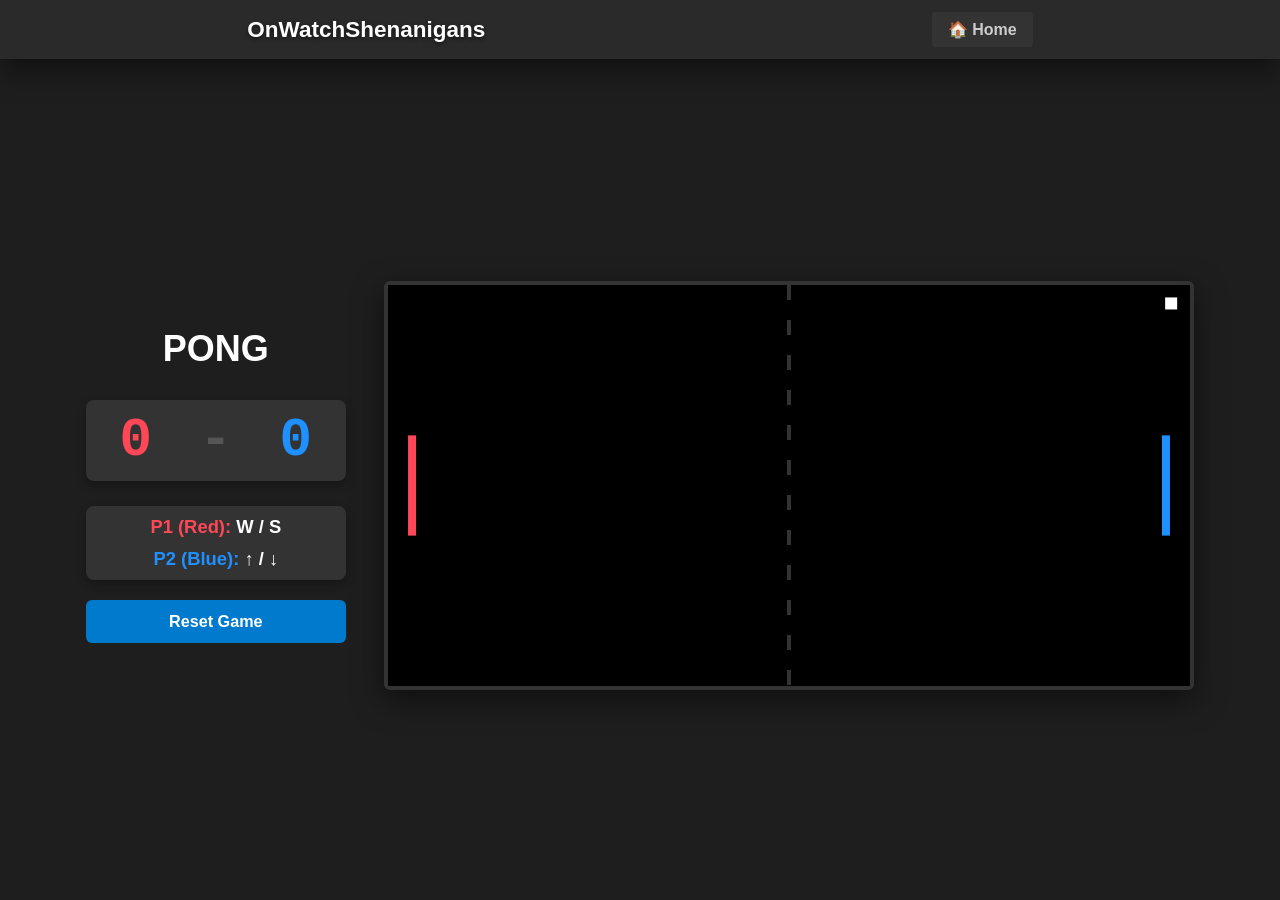
<file: pong.html>
<!DOCTYPE html>
<html lang="en">
<head>
  <meta charset="UTF-8">
  <title>OWS - Pong</title>
  <link rel="stylesheet" href="style.css">
  <script src="https://code.jquery.com/jquery-3.6.0.min.js"></script>

  <style>
    /* Scoreboard styling */
    .pong-scoreboard {
      display: flex;
      flex-direction: row;
      justify-content: space-around;
      font-family: 'Courier New', Courier, monospace;
      font-size: clamp(2em, 6vh, 4em);
      font-weight: bold;
      text-align: center;
      padding: 10px;
    }
    .p1-score { color: #ff4757; }
    .p2-score { color: #1e90ff; }

    /* 
      THE FIX: This container now exactly mimics the chess board's container.
      It will be a perfectly square area.
    */
    #pongCanvasContainer {
      display: flex;
      justify-content: center;
      align-items: center;
      overflow: hidden;
      padding: 0; /* Remove default padding */
    }

    /* 
      The canvas will now live inside the square container, but we force it
      into a 2:1 aspect ratio, which is standard for Pong.
    */
    #pongCanvas {
      background-color: #000;
      width: 100%;
      height: 100%;
      aspect-ratio: 2 / 1; /* Enforce a classic Pong table shape */
      max-width: 100%;
      max-height: 100%;
    }
  </style>
</head>
<body>

  <script src="nav.js"></script>
  <div id="nav-placeholder"></div>

  <div class="split-layout">
    
    <!-- LEFT SIDE: Scoreboard and Controls -->
    <div class="side-panel">
      <h1>PONG</h1>
      
      <div class="status-box pong-scoreboard">
        <div class="p1-score" id="p1Score">0</div>
        <div style="color: #555;">-</div>
        <div class="p2-score" id="p2Score">0</div>
      </div>

      <div class="setup-box">
        <div><strong style="color:#ff4757">P1 (Red):</strong> W / S</div>
        <div><strong style="color:#1e90ff">P2 (Blue):</strong> ↑ / ↓</div>
      </div>
       <button id="resetBtn">Reset Game</button>
    </div>

    <!-- RIGHT SIDE: The Game Canvas -->
    <!-- Applying the exact same style as the chess board -->
    <div id="pongCanvasContainer" class="game-container" style="width: clamp(300px, 90vh, 70vw);">
        <canvas id="pongCanvas"></canvas>
    </div>

  </div>

  <script>
    const canvas = document.getElementById('pongCanvas');
    const ctx = canvas.getContext('2d');

    function resizeCanvas() {
        // We get the container's dimensions
        const container = document.getElementById('pongCanvasContainer');
        const containerWidth = container.clientWidth;
        const containerHeight = container.clientHeight;

        // Given our 2:1 aspect ratio, we find the limiting dimension
        if (containerWidth / containerHeight > 2) {
            // Container is wider than the game, so height is the limit
            canvas.height = containerHeight;
            canvas.width = containerHeight * 2;
        } else {
            // Container is taller than the game, so width is the limit
            canvas.width = containerWidth;
            canvas.height = containerWidth / 2;
        }
        
        // Recalculate paddle positions after resize
        resetPositions();
    }
    
    window.addEventListener('resize', resizeCanvas);
    
    // Game constants scaled relative to canvas height
    const paddleHeightRatio = 0.25; // 25% of canvas height
    const paddleWidthRatio = 0.02;  // 2% of canvas height
    const ballSizeRatio = 0.03;     // 3% of canvas height
    const paddleSpeedRatio = 0.015;  // 1.5% of canvas height per frame

    let p1 = { x: 0, y: 0, score: 0 };
    let p2 = { x: 0, y: 0, score: 0 };
    let ball = { x: 0, y: 0, dx: 0, dy: 0 };
    
    function resetPositions() {
        const h = canvas.height;
        p1.x = h * 0.05; // Position paddles relative to size
        p1.y = h / 2 - (h * paddleHeightRatio) / 2;
        p2.x = canvas.width - (h * 0.05) - (h * paddleWidthRatio);
        p2.y = h / 2 - (h * paddleHeightRatio) / 2;
    }

    function resetBall() {
      ball.x = canvas.width / 2;
      ball.y = canvas.height / 2;
      // Ball speed is relative to canvas size
      ball.dx = (Math.random() > 0.5 ? 1 : -1) * (canvas.width * 0.007);
      ball.dy = (Math.random() > 0.5 ? 1 : -1) * (canvas.height * 0.007);
    }
    
    function resetGame() {
        p1.score = 0;
        p2.score = 0;
        document.getElementById('p1Score').innerText = p1.score;
        document.getElementById('p2Score').innerText = p2.score;
        resizeCanvas();
        resetPositions();
        resetBall();
    }

    function update() {
      const h = canvas.height;
      const paddleH = h * paddleHeightRatio;
      const speed = h * paddleSpeedRatio;

      // Player Movement
      if (keys["KeyW"] && p1.y > 0) p1.y -= speed;
      if (keys["KeyS"] && p1.y < h - paddleH) p1.y += speed;
      if (keys["ArrowUp"] && p2.y > 0) p2.y -= speed;
      if (keys["ArrowDown"] && p2.y < h - paddleH) p2.y += speed;

      // Ball Movement
      ball.x += ball.dx;
      ball.y += ball.dy;

      // Wall & Paddle Collision
      const ballS = h * ballSizeRatio;
      const paddleW = h * paddleWidthRatio;

      if (ball.y <= 0 || ball.y + ballS >= h) {
        ball.dy *= -1;
      }

      if (ball.dx < 0 && ball.x <= p1.x + paddleW && ball.x > p1.x && ball.y + ballS >= p1.y && ball.y <= p1.y + paddleH) {
        ball.dx *= -1.03; // Speed up
      }
      if (ball.dx > 0 && ball.x + ballS >= p2.x && ball.x < p2.x && ball.y + ballS >= p2.y && ball.y <= p2.y + paddleH) {
        ball.dx *= -1.03; // Speed up
      }

      // Scoring
      if (ball.x < 0) {
        p2.score++;
        document.getElementById('p2Score').innerText = p2.score;
        resetBall();
      }
      if (ball.x > canvas.width) {
        p1.score++;
        document.getElementById('p1Score').innerText = p1.score;
        resetBall();
      }
    }

    function draw() {
        const h = canvas.height;
        ctx.clearRect(0, 0, canvas.width, h);
        
        ctx.fillStyle = "#000";
        ctx.fillRect(0, 0, canvas.width, h);

        ctx.setLineDash([15, 20]);
        ctx.beginPath();
        ctx.moveTo(canvas.width / 2, 0);
        ctx.lineTo(canvas.width / 2, h);
        ctx.strokeStyle = "#333";
        ctx.lineWidth = 4;
        ctx.stroke();
        ctx.setLineDash([]);

        const paddleW = h * paddleWidthRatio;
        const paddleH = h * paddleHeightRatio;
        ctx.fillStyle = "#ff4757";
        ctx.fillRect(p1.x, p1.y, paddleW, paddleH);
        ctx.fillStyle = "#1e90ff";
        ctx.fillRect(p2.x, p2.y, paddleW, paddleH);

        const ballS = h * ballSizeRatio;
        ctx.fillStyle = "#fff";
        ctx.fillRect(ball.x, ball.y, ballS, ballS);
    }

    function gameLoop() {
      update();
      draw();
      requestAnimationFrame(gameLoop);
    }

    // --- INITIALIZATION ---
    const keys = {};
    window.addEventListener("keydown", e => keys[e.code] = true);
    window.addEventListener("keyup", e => keys[e.code] = false);

    setTimeout(() => {
        resetGame();
        gameLoop();
    }, 50);

    $('#resetBtn').on('click', resetGame);
  </script>
</body>
</html>
</file>
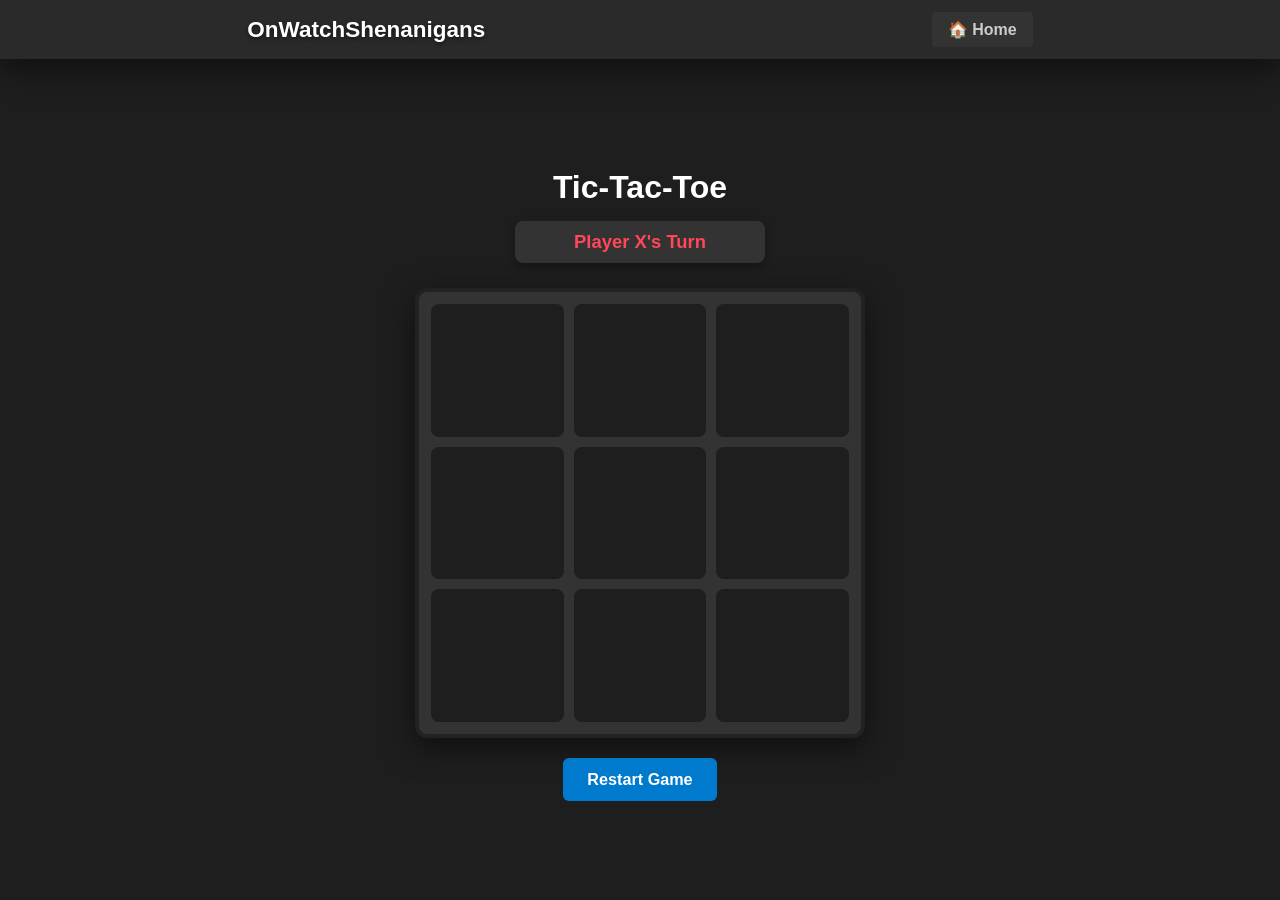
<file: tictactoe.html>
<!DOCTYPE html>
<html lang="en">
<head>
  <meta charset="UTF-8">
  <title>OWS - Tic Tac Toe</title>
  <link rel="stylesheet" href="style.css">
  
  <style>
    /* Specific styles for the Tic-Tac-Toe grid */
    .game-wrapper {
      display: flex;
      flex-direction: column;
      align-items: center;
      justify-content: center;
      width: 100%;
      height: calc(100vh - 70px); /* Accounts for the top nav bar */
    }

    .ttt-board {
      display: grid;
      grid-template-columns: repeat(3, 1fr);
      gap: 10px;
      background-color: var(--bg-component);
      padding: 12px;
      border-radius: 12px;
      box-shadow: var(--shadow-main);
      border: 4px solid #222;
      /* Using vmin ensures it scales perfectly on both tall and wide screens */
      width: clamp(250px, 50vmin, 500px); 
      margin: 20px 0;
    }

    .ttt-cell {
      aspect-ratio: 1 / 1; /* Forces perfect squares */
      background-color: var(--bg-dark);
      display: flex;
      justify-content: center;
      align-items: center;
      font-size: clamp(3em, 12vmin, 6em);
      font-family: 'Segoe UI', sans-serif;
      font-weight: bold;
      cursor: pointer;
      border-radius: 8px;
      transition: background-color 0.2s ease, transform 0.1s ease;
    }

    .ttt-cell:hover { 
      background-color: var(--bg-panel); 
    }
    
    .ttt-cell:active {
      transform: scale(0.95);
    }

    .ttt-X { color: #ff4757; text-shadow: 0 0 15px rgba(255, 71, 87, 0.4); }
    .ttt-O { color: #1e90ff; text-shadow: 0 0 15px rgba(30, 144, 255, 0.4); }
  </style>
</head>
<body>

  <script src="nav.js"></script>
  <div id="nav-placeholder"></div>


  <div class="game-wrapper">
    <h1 style="margin-bottom: 10px;">Tic-Tac-Toe</h1>
    
    <div class="status-box" id="status" style="color: #ff4757; min-width: 250px;">Player X's Turn</div>
    
    <!-- The Tic-Tac-Toe Grid -->
    <div class="ttt-board" id="board">
      <div class="ttt-cell" data-index="0"></div>
      <div class="ttt-cell" data-index="1"></div>
      <div class="ttt-cell" data-index="2"></div>
      <div class="ttt-cell" data-index="3"></div>
      <div class="ttt-cell" data-index="4"></div>
      <div class="ttt-cell" data-index="5"></div>
      <div class="ttt-cell" data-index="6"></div>
      <div class="ttt-cell" data-index="7"></div>
      <div class="ttt-cell" data-index="8"></div>
    </div>

    <button onclick="resetGame()">Restart Game</button>
  </div>

  <script>
    const cells = document.querySelectorAll('.ttt-cell');
    const statusText = document.getElementById('status');
    let board = ["", "", "", "", "", "", "", "", ""];
    let currentPlayer = "X";
    let gameActive = true;

    // All possible winning line combinations
    const winConditions = [
      [0, 1, 2], [3, 4, 5], [6, 7, 8], // Rows
      [0, 3, 6], [1, 4, 7], [2, 5, 8], // Columns
      [0, 4, 8], [2, 4, 6]             // Diagonals
    ];

    // Add click listeners to every cell
    cells.forEach(cell => cell.addEventListener('click', handleCellClick));

    function handleCellClick(e) {
      const cell = e.target;
      const index = cell.getAttribute('data-index');

      // Ignore if cell is already full or the game is over
      if (board[index] !== "" || !gameActive) return;

      // Update backend array and front-end UI
      board[index] = currentPlayer;
      cell.innerText = currentPlayer;
      
      // Add the color class (Red for X, Blue for O)
      cell.classList.add(currentPlayer === "X" ? "ttt-X" : "ttt-O");

      checkWinner();
    }

    function checkWinner() {
      let roundWon = false;

      // Loop through all winning combinations
      for (let i = 0; i < winConditions.length; i++) {
        const [a, b, c] = winConditions[i];
        if (board[a] && board[a] === board[b] && board[a] === board[c]) {
          roundWon = true;
          break;
        }
      }

      // Handle Win
      if (roundWon) {
        statusText.innerText = `Player ${currentPlayer} Wins!`;
        gameActive = false;
        return;
      }

      // Handle Draw (no empty strings left in the array)
      if (!board.includes("")) {
        statusText.innerText = "It's a Draw!";
        statusText.style.color = "var(--text-main)";
        gameActive = false;
        return;
      }

      // Switch Turns
      currentPlayer = currentPlayer === "X" ? "O" : "X";
      statusText.innerText = `Player ${currentPlayer}'s Turn`;
      
      // Update status box text color to match the current player
      statusText.style.color = currentPlayer === "X" ? "#ff4757" : "#1e90ff";
    }

    function resetGame() {
      board = ["", "", "", "", "", "", "", "", ""];
      currentPlayer = "X";
      gameActive = true;
      
      statusText.innerText = `Player X's Turn`;
      statusText.style.color = "#ff4757"; // Reset to Player X color
      
      // Clear the board UI
      cells.forEach(cell => {
        cell.innerText = "";
        cell.classList.remove('ttt-X', 'ttt-O');
      });
    }
  </script>
</body>
</html>
</file>
<file: style.css>
/* =========================================
   Universal Game Styles & Layout
   ========================================= */

*, *::before, *::after {
  box-sizing: border-box;
  margin: 0;
  padding: 0;
}

:root {
  --primary-color: #007acc;
  --primary-hover: #005f9e;
  --bg-dark: #1e1e1e;
  --bg-panel: #2a2a2a;
  --bg-component: #333333;
  --text-main: #ffffff;
  --text-muted: #aaaaaa;
  --accent-orange: #f39c12;
  --shadow-main: 0 10px 30px rgba(0, 0, 0, 0.5);
  --shadow-subtle: 0 4px 10px rgba(0, 0, 0, 0.3);
}

body {
  font-family: 'Segoe UI', Tahoma, Geneva, Verdana, sans-serif;
  display: flex;
  flex-direction: column;
  align-items: center;
  justify-content: center;
  background-color: var(--bg-dark);
  color: var(--text-main);
  min-height: 100vh;
  padding-top: 70px;
}

/* =========================================
   Directory Tabs
   ========================================= */

.directory-tabs {
  position: fixed;
  top: 0;
  left: 0;
  width: 100%;
  background: var(--bg-panel);
  display: flex;
  align-items: center;
  justify-content: space-around;
  padding: 12px 24px;
  box-shadow: var(--shadow-main);
  z-index: 1000;
}

.directory-tabs h1 {
  font-size: clamp(1.1em, 2.5vh, 1.6em);
  text-shadow: 0 2px 4px rgba(0, 0, 0, 0.5);
  font-weight: 600;
}

.directory-tabs a {
  color: #ccc;
  text-decoration: none;
  padding: 8px 16px;
  border-radius: 4px;
  background: var(--bg-component);
  font-weight: bold;
  transition: background 0.2s ease, color 0.2s ease;
}

.directory-tabs .tabs a:hover {
  background: var(--primary-color);
  color: var(--text-main);
}

/* =========================================
   Buttons
   ========================================= */

button {
  padding: clamp(8px, 1.8vh, 12px) 24px;
  background-color: var(--primary-color);
  color: var(--text-main);
  border: none;
  border-radius: 6px;
  cursor: pointer;
  font-size: clamp(0.9em, 1.8vh, 1.05em);
  font-weight: bold;
  transition: background-color 0.2s ease, transform 0.1s ease;
}

button:hover {
  background-color: var(--primary-hover);
}

button:active {
  transform: scale(0.97);
}

#undoBtn {
  background-color: var(--accent-orange);
}

#undoBtn:hover {
  background-color: #d35400;
}

/* =========================================
   Chess Board
   ========================================= */

.game-container {
  box-shadow: var(--shadow-main);
  border: 4px solid var(--bg-component);
  border-radius: 6px;
  background-color: #000;
  overflow: hidden;
}

/*
  Prevent Flexbox from shrinking the board after Chessboard.js
  calculates piece positions. This helps prevent jumping/flickering
  pieces during move animations.
*/
.board-and-material {
  display: flex;
  flex: 0 0 auto;
  align-items: flex-start;
  justify-content: center;
  gap: 20px;
  min-width: 0;
}

.board-and-material .game-container {
  flex: 0 0 auto;
  width: clamp(300px, 72vh, 52vw) !important;
  max-width: none;
  max-height: none;
  line-height: 0;
}

/*
  Chessboard.js uses these classes internally.
  Explicit sizing behavior avoids conflicts with the global CSS reset.
*/
.board-b72b1 {
  box-sizing: content-box;
}

.square-55d63 {
  box-sizing: content-box;
}

.piece-417db {
  box-sizing: border-box;
}

/* =========================================
   Material / Captured Piece Panel
   ========================================= */

.material-panel {
  flex: 0 0 190px;
  width: 190px;
  min-width: 190px;
  max-width: 190px;
  background: var(--bg-panel);
  border: 1px solid #4b4b4b;
  border-radius: 8px;
  padding: 16px;
  box-shadow: var(--shadow-subtle);
}

.material-panel h2 {
  font-size: 1.2rem;
  text-align: center;
  margin-bottom: 12px;
}

.material-panel h3 {
  color: var(--text-main);
  font-size: 0.95rem;
  margin-bottom: 4px;
}

.material-status {
  background: var(--bg-component);
  color: #ffffff;
  border-radius: 6px;
  font-weight: bold;
  text-align: center;
  padding: 9px 6px;
  margin-bottom: 18px;
}

.captured-section {
  border-top: 1px solid #4b4b4b;
  padding-top: 12px;
}

.captured-section p {
  color: var(--text-muted);
  line-height: 1.25;
}

.captured-pieces {
  display: flex;
  flex-wrap: wrap;
  align-items: center;
  gap: 2px;
  min-height: 32px;
  margin-top: 8px;
  color: var(--text-main);
  font-size: 1.65rem;
  line-height: 1;
}

.captured-piece {
  display: inline-block;
  width: 22px;
  text-align: center;
  text-shadow: 1px 1px 2px #000;
}

.captured-value {
  color: var(--text-muted);
  font-size: 0.8rem;
  margin-top: 8px;
}

/* =========================================
   Status and Setup Boxes
   ========================================= */

.status-box,
.setup-box {
  margin: 5px 0;
  font-size: clamp(0.95em, 2.2vh, 1.15em);
  font-weight: 600;
  background: var(--bg-component);
  padding: 10px 20px;
  border-radius: 8px;
  text-align: center;
  box-shadow: var(--shadow-subtle);
}

.setup-box {
  display: flex;
  flex-direction: row;
  gap: 15px;
}

.setup-box input,
.setup-box select {
  width: 115px;
  padding: 6px;
  border-radius: 4px;
  border: 1px solid #555;
  background: var(--bg-dark);
  color: var(--text-main);
  text-align: center;
  font-weight: bold;
}

/* =========================================
   Main Layout
   ========================================= */

.split-layout {
  display: flex;
  flex-direction: row;
  flex-wrap: nowrap;
  gap: clamp(20px, 3vw, 50px);
  align-items: center;
  justify-content: center;
  width: 100%;
  max-width: 1450px;
  min-height: calc(100vh - 90px);
  padding: 10px;
}

.side-panel {
  display: flex;
  flex: 0 0 auto;
  flex-direction: column;
  gap: 15px;
  align-items: stretch;
  min-width: 260px;
  max-width: 320px;
}

.side-panel h1 {
  text-align: center;
  margin-bottom: 10px;
  font-size: clamp(1.8em, 4vh, 2.4em);
}

.side-panel .setup-box {
  flex-direction: column;
  gap: 10px;
  align-items: stretch;
}

/* =========================================
   Timers
   ========================================= */

.timers-container {
  display: flex;
  gap: 12px;
  width: 100%;
}

.timer {
  flex: 1;
  text-align: center;
  font-size: clamp(1.2em, 3.2vh, 1.7em);
  font-family: 'Courier New', Courier, monospace;
  font-weight: bold;
  background: var(--bg-component);
  padding: 8px 12px;
  border-radius: 6px;
  border: 2px solid #555;
  transition: background-color 0.3s ease, border-color 0.3s ease;
}

.active-timer {
  background: var(--primary-color);
  border-color: #00a8ff;
  color: var(--text-main);
  box-shadow: 0 0 15px rgba(0, 122, 204, 0.4);
}

.timer-label {
  display: block;
  color: var(--text-muted);
  font-size: 0.45em;
  text-transform: uppercase;
  margin-bottom: 3px;
  letter-spacing: 0.1em;
  font-family: 'Segoe UI', sans-serif;
}

/* =========================================
   Smaller Screens
   ========================================= */

@media (max-width: 1150px) {
  body {
    justify-content: flex-start;
  }

  .split-layout {
    flex-wrap: wrap;
    height: auto;
    padding-bottom: 30px;
  }

  .side-panel {
    width: min(90vw, 650px);
    max-width: 650px;
  }

  .board-and-material {
    width: 100%;
    justify-content: center;
  }

  .board-and-material .game-container {
    width: clamp(300px, 70vw, 650px) !important;
  }
}

@media (max-width: 760px) {
  .board-and-material {
    flex-direction: column;
    align-items: center;
  }

  .board-and-material .game-container {
    width: min(92vw, 560px) !important;
  }

  .material-panel {
    width: min(92vw, 560px);
    min-width: min(92vw, 560px);
    max-width: min(92vw, 560px);
  }

  .captured-pieces {
    font-size: 1.9rem;
  }
}
</file>
